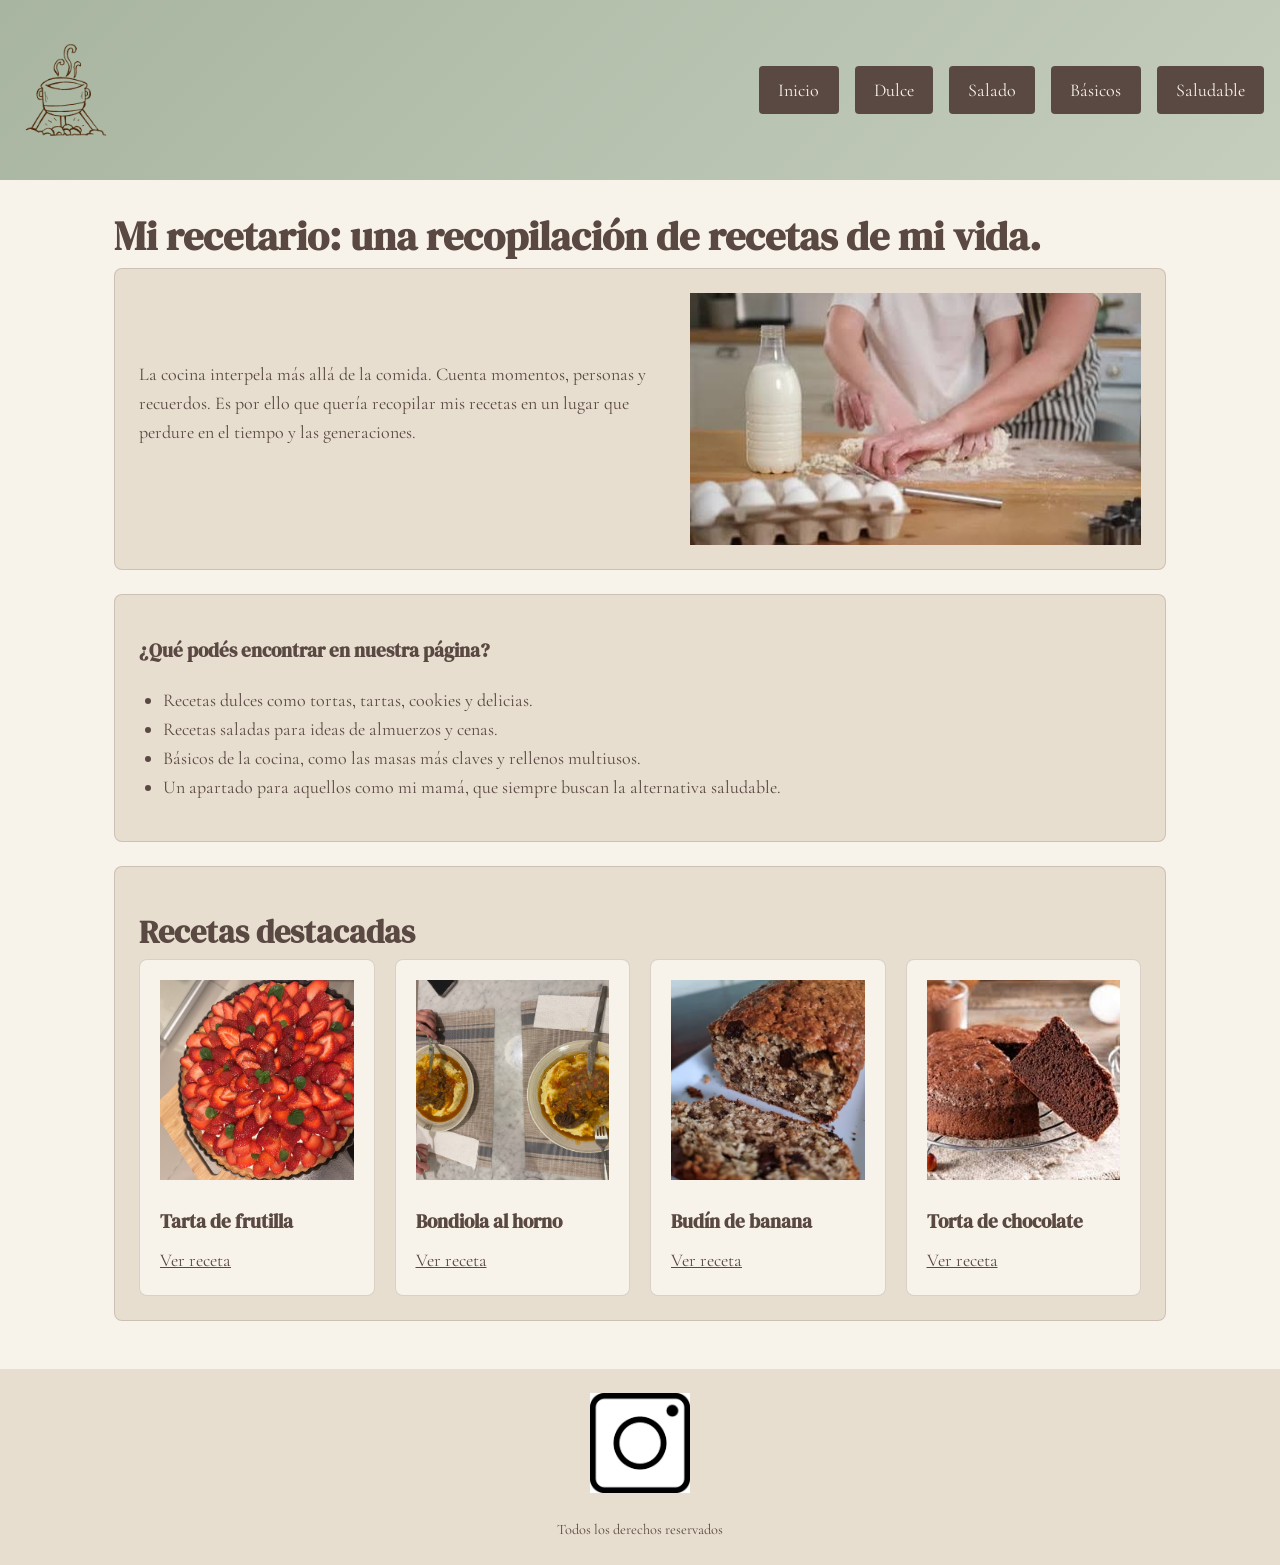
<file: index.html>
<!DOCTYPE html>
<html lang="es">

<head>
    <meta charset="UTF-8">
    <meta name="viewport" content="width=device-width, initial-scale=1.0">
    <title>Recetario | Inicio</title>
    <link rel="stylesheet" href="./styles/styles.css">
</head>

<body class="texto-general">

    <header class="encabezado-principal">

        <img
            class="foto-logo"
            src="./imagenes/logo.webp"
            alt="Logo de la página, un caldero sobre el fuego">

        <nav class="navegacion-principal">
            <ul class="lista-navegacion">
                <li><a class="btn-principal" href="#">Inicio</a></li>
                <li><a class="btn-principal" href="./pages/dulce.html">Dulce</a></li>
                <li><a class="btn-principal" href="./pages/salado.html">Salado</a></li>
                <li><a class="btn-principal" href="./pages/basicos.html">Básicos</a></li>
                <li><a class="btn-principal" href="./pages/saludable.html">Saludable</a></li>
            </ul>
        </nav>

    </header>

    <main class="contenido-principal">

        <h1 class="titulo-principal">
            Mi recetario: una recopilación de recetas de mi vida.
        </h1>

        <section class="seccion-presentacion">

            <article class="articulo-presentacion">
                <p class="parrafo-receta">
                    La cocina interpela más allá de la comida. Cuenta momentos,
                    personas y recuerdos. Es por ello que quería recopilar mis
                    recetas en un lugar que perdure en el tiempo y las generaciones.
                </p>
            </article>

            <img
                class="imagen-presentacion"
                src="./imagenes/familia-cocina.jpg"
                alt="Imagen de un adulto y un niño cocinando juntos">

        </section>


        <section class="seccion-informativa">

            <h2 class="subtitulo-receta">
                ¿Qué podés encontrar en nuestra página?
            </h2>

            <article class="articulo-informativo">
                <ul class="lista-categorias">
                    <li>Recetas dulces como tortas, tartas, cookies y delicias.</li>
                    <li>Recetas saladas para ideas de almuerzos y cenas.</li>
                    <li>Básicos de la cocina, como las masas más claves y rellenos multiusos.</li>
                    <li>Un apartado para aquellos como mi mamá, que siempre buscan la alternativa saludable.</li>
                </ul>
            </article>

        </section>

        <section class="seccion-destacadas">

            <h2 class="subtitulo-categoria">Recetas destacadas</h2>

            <div class="grilla-recetas">

                <article class="tarjeta-receta tarjeta-frutilla">
                    <img class="imagen-general foto-receta"
                        src="./imagenes/tarta_fr_1.JPG"
                        alt="Tarta de frutilla">

                    <h3 class="subtitulo-receta">Tarta de frutilla</h3>

                    <a class="enlace-receta" href="./pages/dulce.html#tarta-frutilla">
                        Ver receta
                    </a>
                </article>

                <article class="tarjeta-receta tarjeta-bondiola">
                    <img class="imagen-general foto-receta"
                        src="./imagenes/bondiola.JPG"
                        alt="Bondiola al horno">

                    <h3 class="subtitulo-receta">Bondiola al horno</h3>

                    <a class="enlace-receta" href="./pages/salado.html#bondiola">
                        Ver receta
                    </a>
                </article>

                <article class="tarjeta-receta tarjeta-budin">
                    <img class="imagen-general foto-receta"
                        src="./imagenes/budin_banana.jpg"
                        alt="Budín de banana">

                    <h3 class="subtitulo-receta">Budín de banana</h3>

                    <a class="enlace-receta" href="./pages/saludable.html#budin-banana">
                        Ver receta
                    </a>
                </article>

                <article class="tarjeta-receta tarjeta-chocolate">
                    <img class="imagen-general foto-receta"
                        src="./imagenes/torta_ch.jpg"
                        alt="Torta de chocolate">

                    <h3 class="subtitulo-receta">Torta de chocolate</h3>

                    <a class="enlace-receta" href="./pages/dulce.html#torta-chocolate">
                        Ver receta
                    </a>
                </article>

            </div>

        </section>

    </main>

    <footer class="pie-pagina">

        <ul class="lista-redes">
            <li> <a href="https://www.instagram.com/maggiealmiron_?utm_source=ig_web_button_share_sheet&stkn=ZDNlZDc0MzIxNw=="
                target="_blank"
                rel="noopener noreferrer">
                 <img class="foto-logo" src="./imagenes/instagram.png" alt="Logo de Instagram">
                </a>
            </li>
        </ul>

        <p class="texto-pie">Todos los derechos reservados</p>

    </footer>

</body>
</html>
</file>
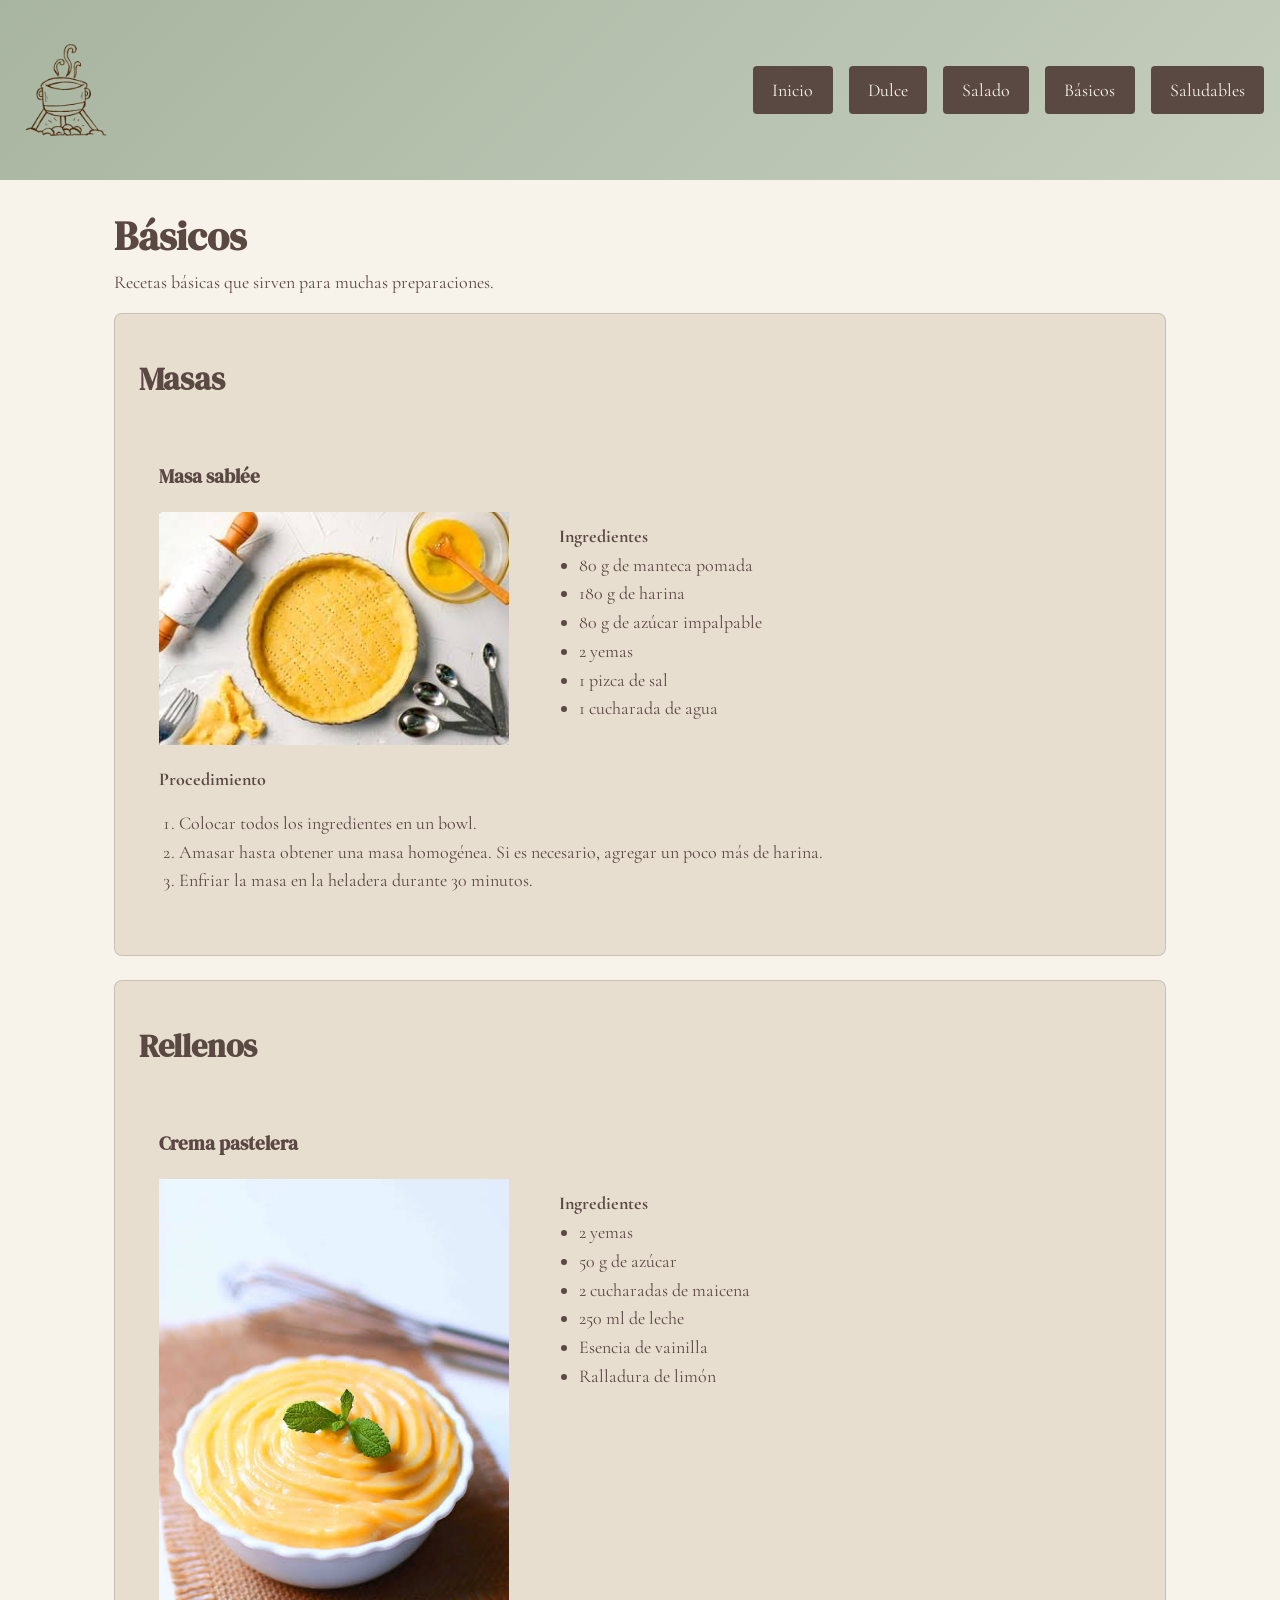
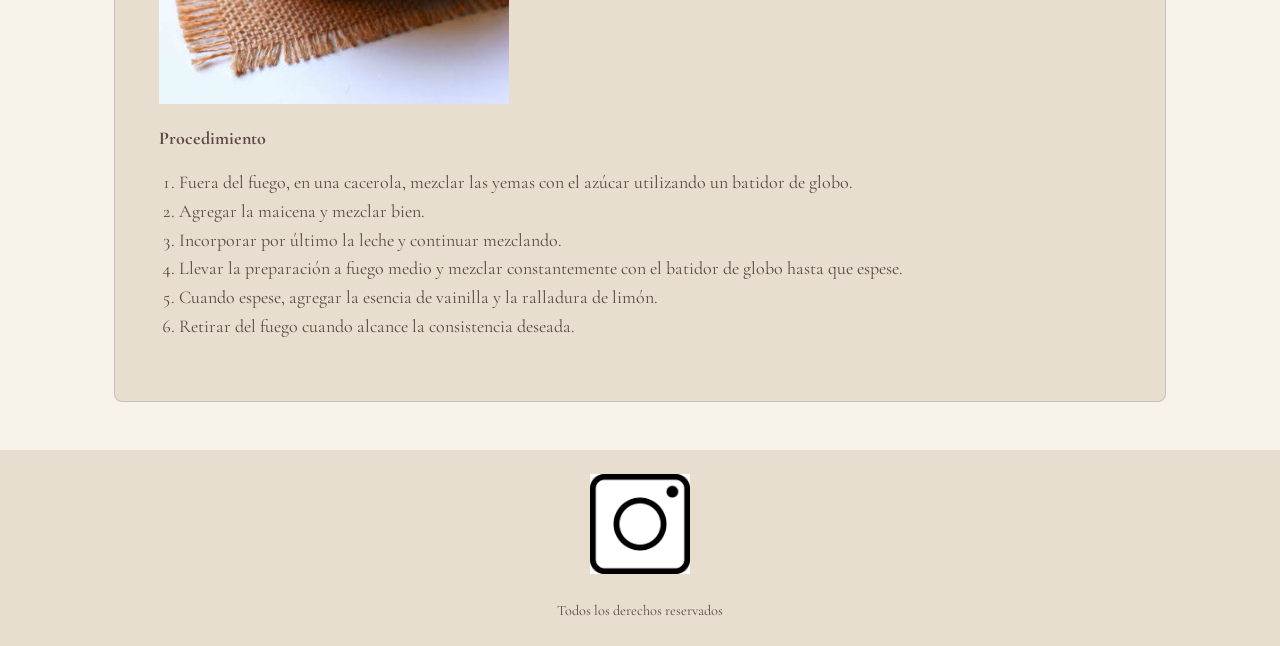
<file: pages/basicos.html>
<!DOCTYPE html>
<html lang="es">

<head>
    <meta charset="UTF-8">
    <meta name="viewport" content="width=device-width, initial-scale=1.0">
    <title>Recetario | Básicos</title>
    <link rel="stylesheet" href="../styles/styles.css">
</head>

<body class="texto-general">

    <header class="encabezado-principal">
        <img class="foto-logo" src="../imagenes/logo.webp" alt="Logo de la página, un caldero sobre el fuego">

        <nav class="navegacion-principal">
            <ul class="lista-navegacion">
                <li><a class="btn-principal" href="../index.html">Inicio</a></li>
                <li><a class="btn-principal" href="dulce.html">Dulce</a></li>
                <li><a class="btn-principal" href="salado.html">Salado</a></li>
                <li><a class="btn-principal" href="#">Básicos</a></li>
                <li><a class="btn-principal" href="saludable.html">Saludables</a></li>
            </ul>
        </nav>
    </header>

    <main class="contenido-principal">

        <h1 class="titulo-principal">Básicos</h1>
        <p class="parrafo-receta">
            Recetas básicas que sirven para muchas preparaciones.
        </p>

        <!-- CATEGORÍA: MASAS -->
        <section class="seccion-receta">

            <h2 class="subtitulo-categoria">Masas</h2>

            <!-- RECETA: MASA SABLÉE -->
            <article class="articulo-informativo articulo-basicos">

                <h3 class="subtitulo-receta" id="masa-sablee">
                    Masa sablée
                </h3>

                <div class="contenedor-ingredientes">

                    <img
                        class="foto-receta imagen-general"
                        src="../imagenes/masa_sablee.jpg"
                        alt="Foto de una tartera con masa sablée estirada por encima.">

                    <div class="lista-ingredientes">

                        <h4>Ingredientes</h4>

                        <ul>
                            <li>80 g de manteca pomada</li>
                            <li>180 g de harina</li>
                            <li>80 g de azúcar impalpable</li>
                            <li>2 yemas</li>
                            <li>1 pizca de sal</li>
                            <li>1 cucharada de agua</li>
                        </ul>

                    </div>

                </div>

                <div class="contenedor-procedimiento">

                    <h4>Procedimiento</h4>

                    <ol>
                        <li>Colocar todos los ingredientes en un bowl.</li>
                        <li>Amasar hasta obtener una masa homogénea. Si es necesario, agregar un poco más de harina.</li>
                        <li>Enfriar la masa en la heladera durante 30 minutos.</li>
                    </ol>

                </div>

            </article>

        </section>

        <!-- CATEGORÍA: RELLENOS -->
        <section class="seccion-receta">

            <h2 class="subtitulo-categoria">Rellenos</h2>

            <!-- RECETA: CREMA PASTELERA -->
            <article class="articulo-informativo articulo-basicos">

                <h3 class="subtitulo-receta" id="crema-pastelera">
                    Crema pastelera
                </h3>

                <div class="contenedor-ingredientes">

                    <img
                        class="foto-receta imagen-general"
                        src="../imagenes/pastelera.jpg"
                        alt="Foto de un bowl con crema pastelera.">

                    <div class="lista-ingredientes">

                        <h4>Ingredientes</h4>

                        <ul>
                            <li>2 yemas</li>
                            <li>50 g de azúcar</li>
                            <li>2 cucharadas de maicena</li>
                            <li>250 ml de leche</li>
                            <li>Esencia de vainilla</li>
                            <li>Ralladura de limón</li>
                        </ul>

                    </div>

                </div>

                <div class="contenedor-procedimiento">

                    <h4>Procedimiento</h4>

                    <ol>
                        <li>Fuera del fuego, en una cacerola, mezclar las yemas con el azúcar utilizando un batidor de globo.</li>
                        <li>Agregar la maicena y mezclar bien.</li>
                        <li>Incorporar por último la leche y continuar mezclando.</li>
                        <li>Llevar la preparación a fuego medio y mezclar constantemente con el batidor de globo hasta que espese.</li>
                        <li>Cuando espese, agregar la esencia de vainilla y la ralladura de limón.</li>
                        <li>Retirar del fuego cuando alcance la consistencia deseada.</li>
                    </ol>

                </div>

            </article>

        </section>

    </main>

    <footer class="pie-pagina">

        <ul class="lista-redes">
            <li>
                <a
                    href="https://www.instagram.com/maggiealmiron_?utm_source=ig_web_button_share_sheet&amp;stkn=ZDNlZDc0MzIxNw=="
                    target="_blank"
                    rel="noopener noreferrer">

                    <img
                        class="foto-logo"
                        src="../imagenes/instagram.png"
                        alt="Logo de Instagram">

                </a>
            </li>
        </ul>

        <p class="texto-pie">Todos los derechos reservados</p>

    </footer>

</body>
</html>
</file>
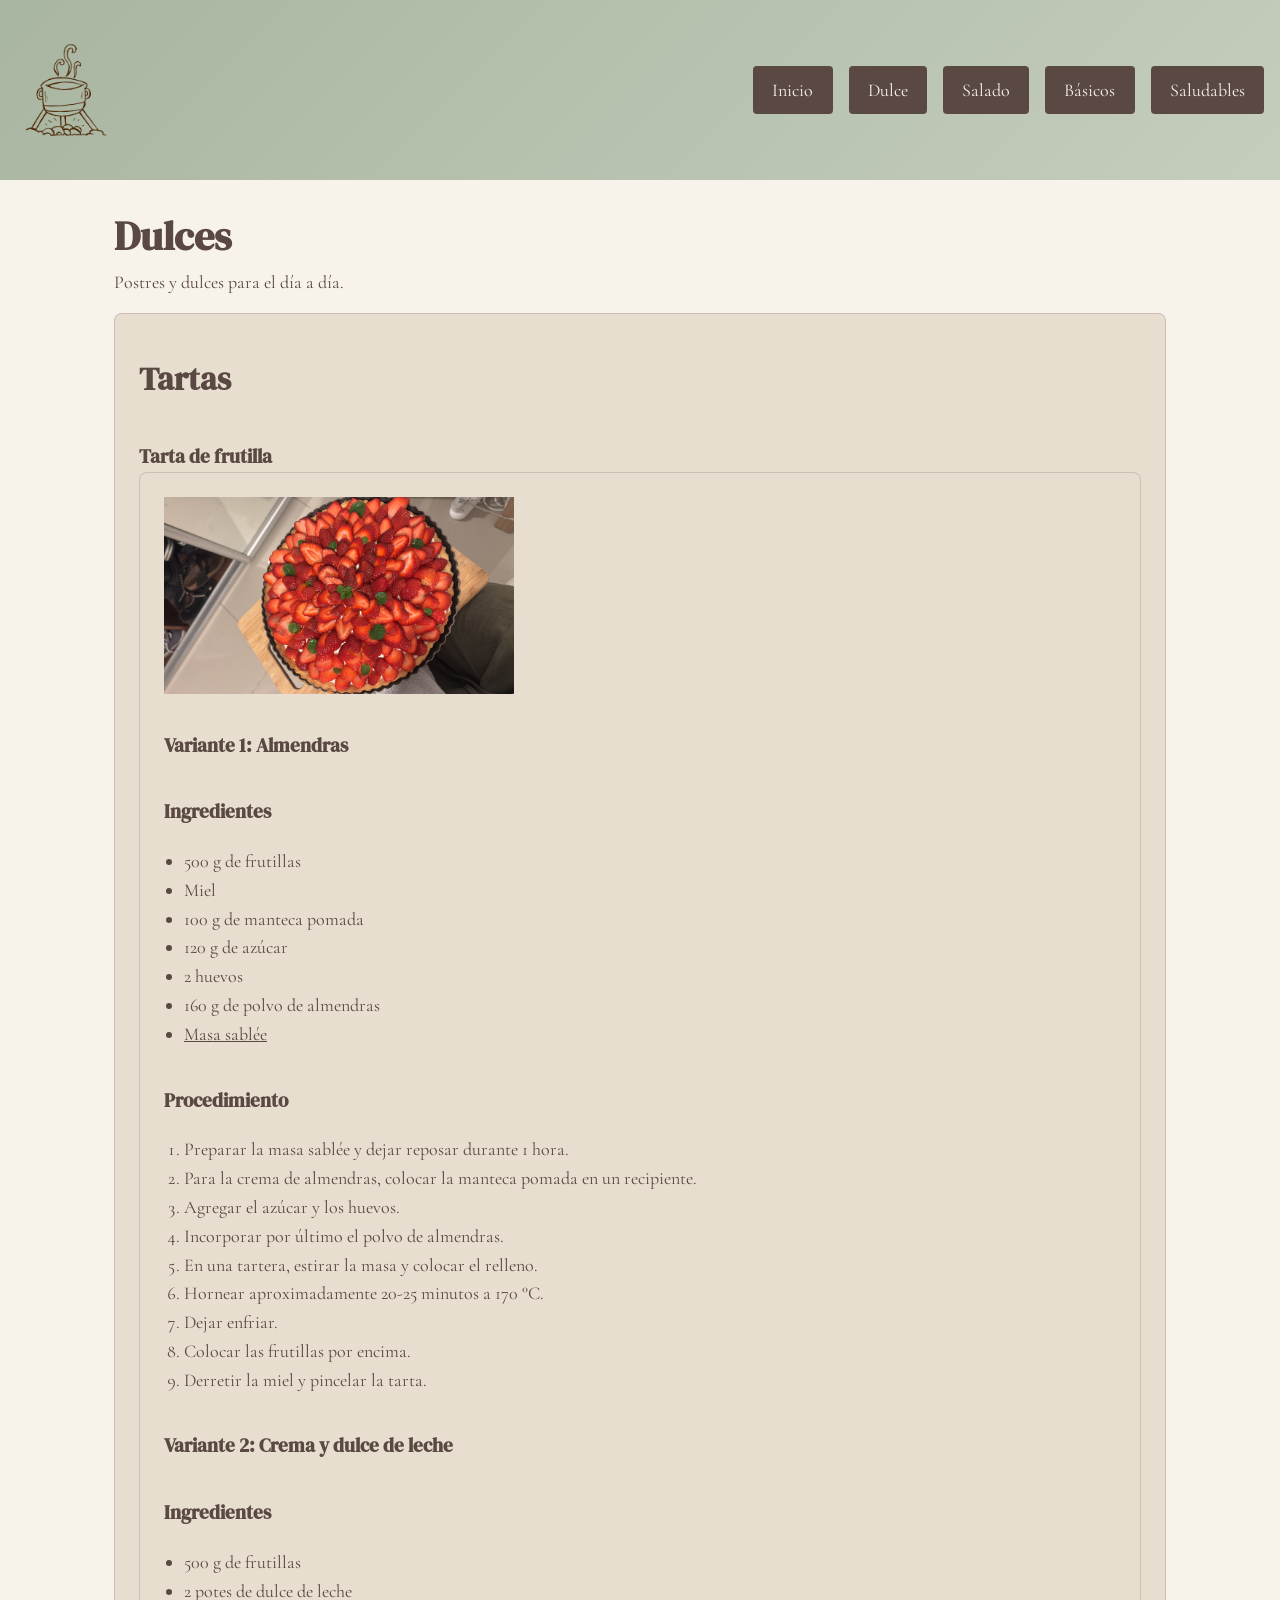
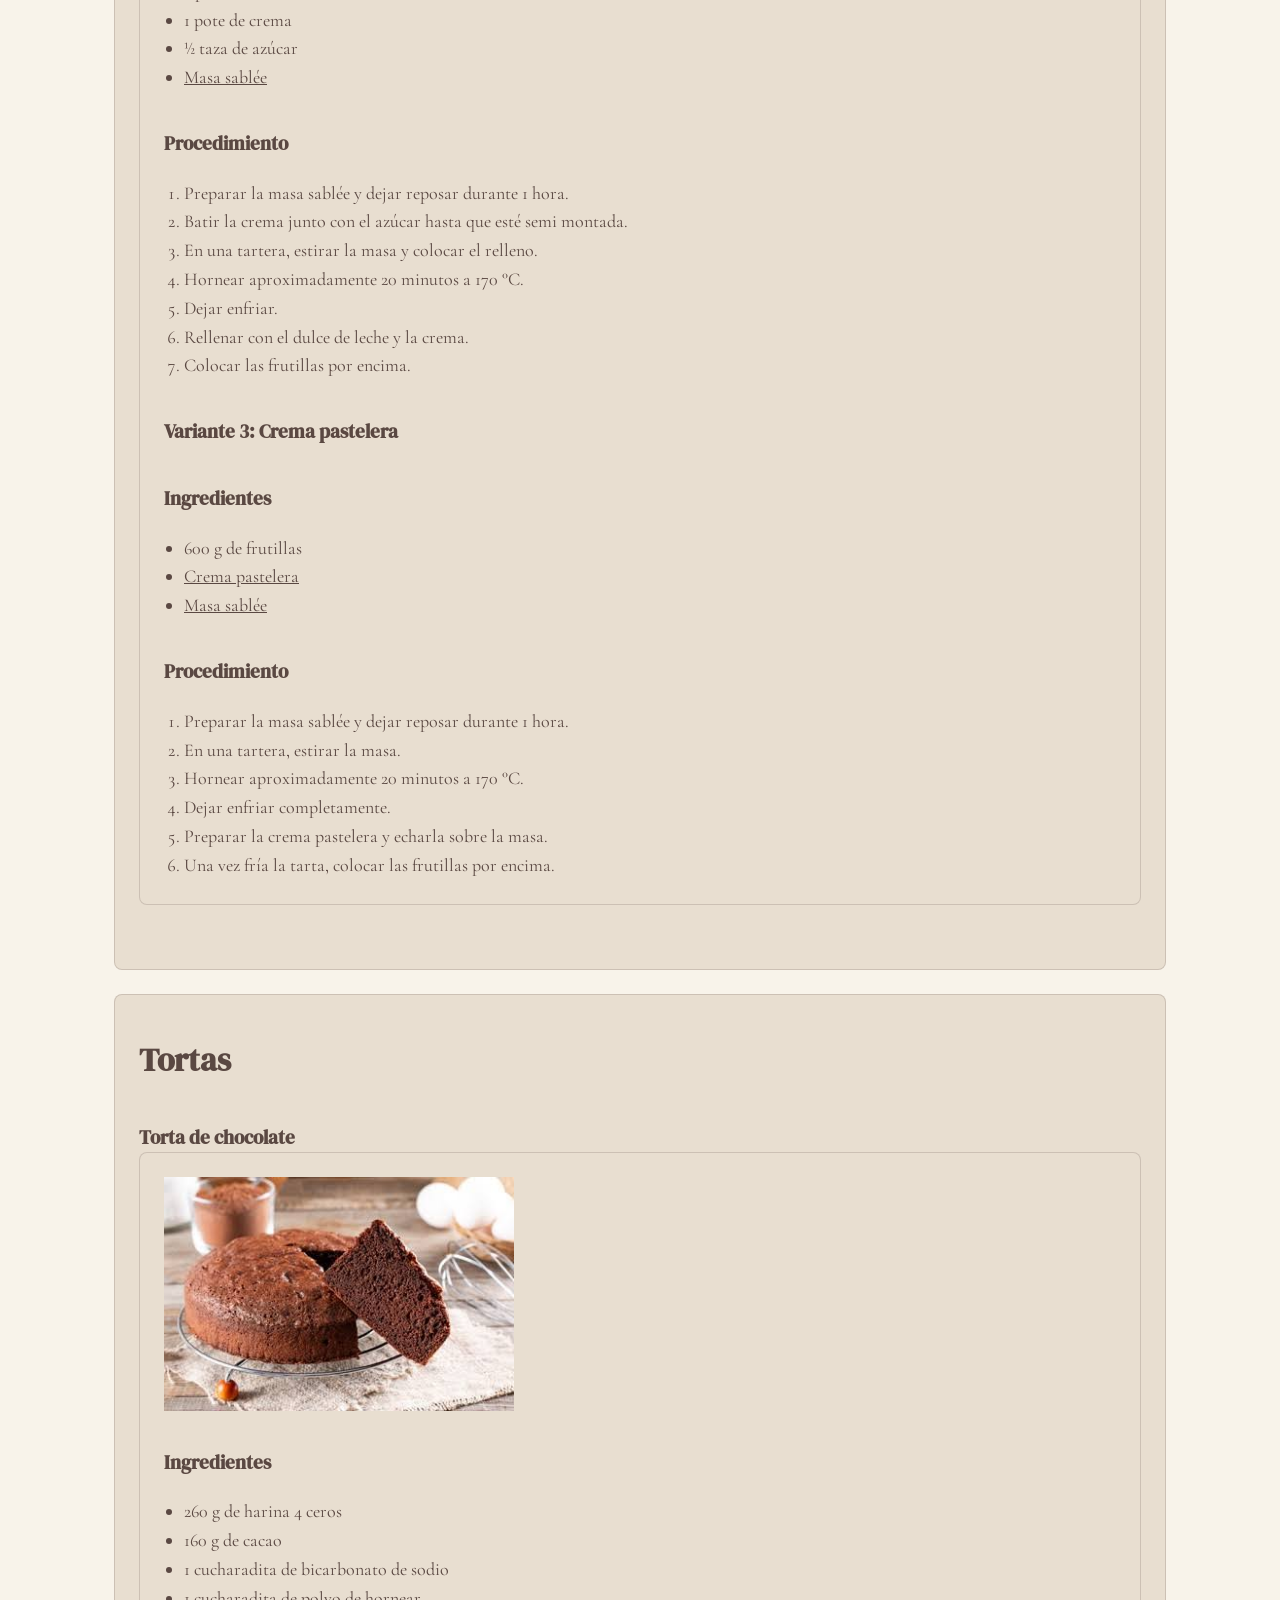
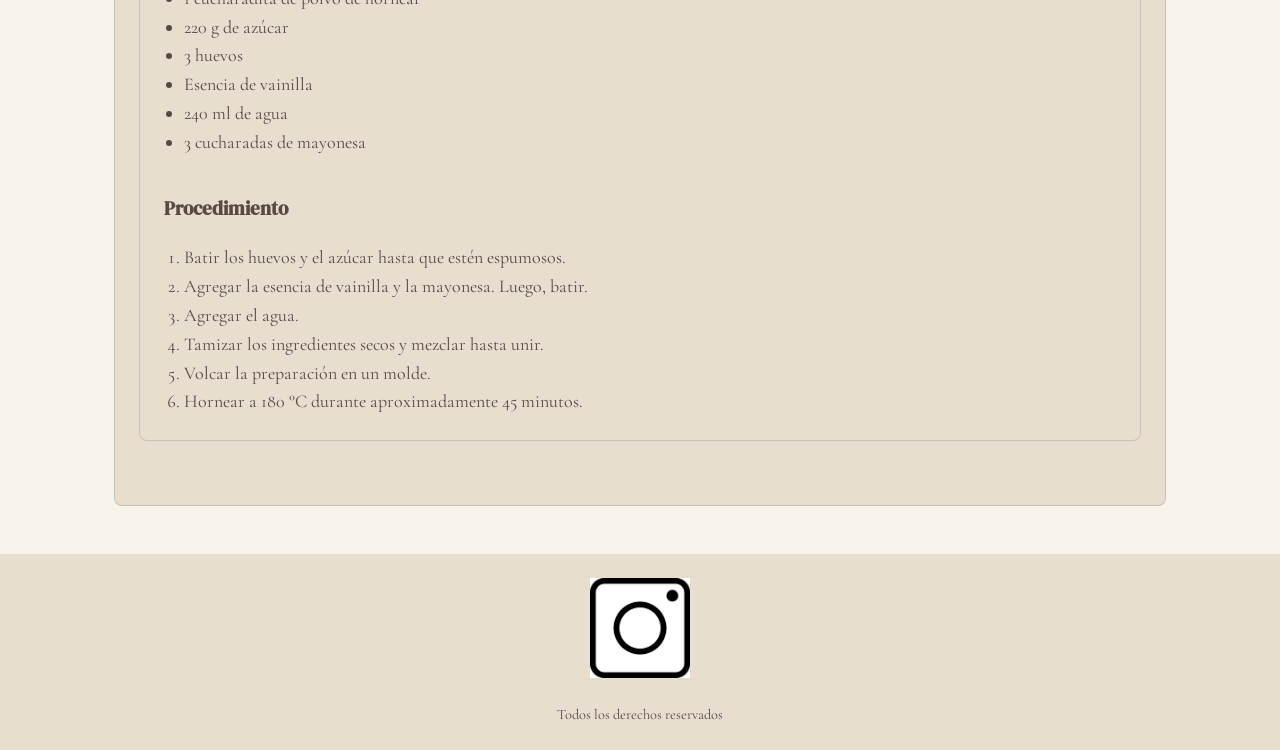
<file: pages/dulce.html>
<!DOCTYPE html>
<html lang="es">
<head>
    <meta charset="UTF-8">
    <meta name="viewport" content="width=device-width, initial-scale=1.0">
    <title>Recetario | Dulce</title>
    <link rel="stylesheet" href="../styles/styles.css">
</head>

<body class="texto-general">
    <header class="encabezado-principal">
        <img class="foto-logo" src="../imagenes/logo.webp" alt="Logo de la página, un caldero sobre el fuego">

        <nav class="navegacion-principal">
            <ul class="lista-navegacion">
                <li><a class="btn-principal" href="../index.html">Inicio</a></li>
                <li><a class="btn-principal" href="#">Dulce</a></li>
                <li><a class="btn-principal" href="salado.html">Salado</a></li>
                <li><a class="btn-principal" href="basicos.html">Básicos</a></li>
                <li><a class="btn-principal" href="saludable.html">Saludables</a></li>
            </ul>
        </nav>
    </header>

    <main class="contenido-principal">
        <h1 class="titulo-principal">Dulces</h1>
        <p class="parrafo-receta">Postres y dulces para el día a día.</p>

        <section class="seccion-receta">
            <h2 class="subtitulo-categoria">Tartas</h2>

            <article class="articulo-informativo">
                <h3 class="subtitulo-receta" id="tarta-frutilla">Tarta de frutilla</h3>

                <section class="seccion-receta">
                    <img class="foto-receta imagen-general" src="../imagenes/tarta_fr_1.JPG" alt="Foto de una tarta de frutilla">

                    <h4 class="subtitulo-receta">Variante 1: Almendras</h4>
                    <h5 class="subtitulo-receta">Ingredientes</h5>
                    <ul>
                        <li>500 g de frutillas</li>
                        <li>Miel</li>
                        <li>100 g de manteca pomada</li>
                        <li>120 g de azúcar</li>
                        <li>2 huevos</li>
                        <li>160 g de polvo de almendras</li>
                        <li><a class="enlace-receta" href="basicos.html#masa-sablee">Masa sablée</a></li>
                    </ul>

                    <h4 class="subtitulo-receta">Procedimiento</h4>
                    <ol>
                        <li>Preparar la masa sablée y dejar reposar durante 1 hora.</li>
                        <li>Para la crema de almendras, colocar la manteca pomada en un recipiente.</li>
                        <li>Agregar el azúcar y los huevos.</li>
                        <li>Incorporar por último el polvo de almendras.</li>
                        <li>En una tartera, estirar la masa y colocar el relleno.</li>
                        <li>Hornear aproximadamente 20-25 minutos a 170 °C.</li>
                        <li>Dejar enfriar.</li>
                        <li>Colocar las frutillas por encima.</li>
                        <li>Derretir la miel y pincelar la tarta.</li>
                    </ol>

                    <h4 class="subtitulo-receta">Variante 2: Crema y dulce de leche</h4>
                    <h5 class="subtitulo-receta">Ingredientes</h5>
                    <ul>
                        <li>500 g de frutillas</li>
                        <li>2 potes de dulce de leche</li>
                        <li>1 pote de crema</li>
                        <li>½ taza de azúcar</li>
                        <li><a class="enlace-receta" href="basicos.html#masa-sablee">Masa sablée</a></li>
                    </ul>

                    <h4 class="subtitulo-receta">Procedimiento</h4>
                    <ol>
                        <li>Preparar la masa sablée y dejar reposar durante 1 hora.</li>
                        <li>Batir la crema junto con el azúcar hasta que esté semi montada.</li>
                        <li>En una tartera, estirar la masa y colocar el relleno.</li>
                        <li>Hornear aproximadamente 20 minutos a 170 °C.</li>
                        <li>Dejar enfriar.</li>
                        <li>Rellenar con el dulce de leche y la crema.</li>
                        <li>Colocar las frutillas por encima.</li>
                    </ol>

                    <h4 class="subtitulo-receta">Variante 3: Crema pastelera</h4>
                    <h5 class="subtitulo-receta">Ingredientes</h5>
                    <ul>
                        <li>600 g de frutillas</li>
                        <li><a class="enlace-receta" href="basicos.html#crema-pastelera">Crema pastelera</a></li>
                        <li><a class="enlace-receta" href="basicos.html#masa-sablee">Masa sablée</a></li>
                    </ul>

                    <h4 class="subtitulo-receta">Procedimiento</h4>
                    <ol>
                        <li>Preparar la masa sablée y dejar reposar durante 1 hora.</li>
                        <li>En una tartera, estirar la masa.</li>
                        <li>Hornear aproximadamente 20 minutos a 170 °C.</li>
                        <li>Dejar enfriar completamente.</li>
                        <li>Preparar la crema pastelera y echarla sobre la masa.</li>
                        <li>Una vez fría la tarta, colocar las frutillas por encima.</li>
                    </ol>
                </section>
            </article>
        </section>

        <section class="seccion-receta">
            <h2 class="subtitulo-categoria">Tortas</h2>

            <article class="articulo-informativo">
                <h3 class="subtitulo-receta" id="torta-chocolate">Torta de chocolate</h3>

                <section class="seccion-receta">
                    <img class="foto-receta imagen-general" src="../imagenes/torta_ch.jpg" alt="Foto de una torta de chocolate">

                    <h4 class="subtitulo-receta">Ingredientes</h4>
                    <ul>
                        <li>260 g de harina 4 ceros</li>
                        <li>160 g de cacao</li>
                        <li>1 cucharadita de bicarbonato de sodio</li>
                        <li>1 cucharadita de polvo de hornear</li>
                        <li>220 g de azúcar</li>
                        <li>3 huevos</li>
                        <li>Esencia de vainilla</li>
                        <li>240 ml de agua</li>
                        <li>3 cucharadas de mayonesa</li>
                    </ul>

                    <h4 class="subtitulo-receta">Procedimiento</h4>
                    <ol>
                        <li>Batir los huevos y el azúcar hasta que estén espumosos.</li>
                        <li>Agregar la esencia de vainilla y la mayonesa. Luego, batir.</li>
                        <li>Agregar el agua.</li>
                        <li>Tamizar los ingredientes secos y mezclar hasta unir.</li>
                        <li>Volcar la preparación en un molde.</li>
                        <li>Hornear a 180 °C durante aproximadamente 45 minutos.</li>
                    </ol>
                </section>
            </article>
        </section>
    </main>

    <footer class="pie-pagina">
        <ul class="lista-redes">
            <li>
                <a href="https://www.instagram.com/maggiealmiron_?utm_source=ig_web_button_share_sheet&stkn=ZDNlZDc0MzIxNw==" target="_blank" rel="noopener noreferrer">
                    <img class= "foto-logo" src="../imagenes/instagram.png" alt="Logo de Instagram">
                </a>
            </li>
        </ul>

        <p class="texto-pie">Todos los derechos reservados</p>
    </footer>
</body>
</html>
</file>
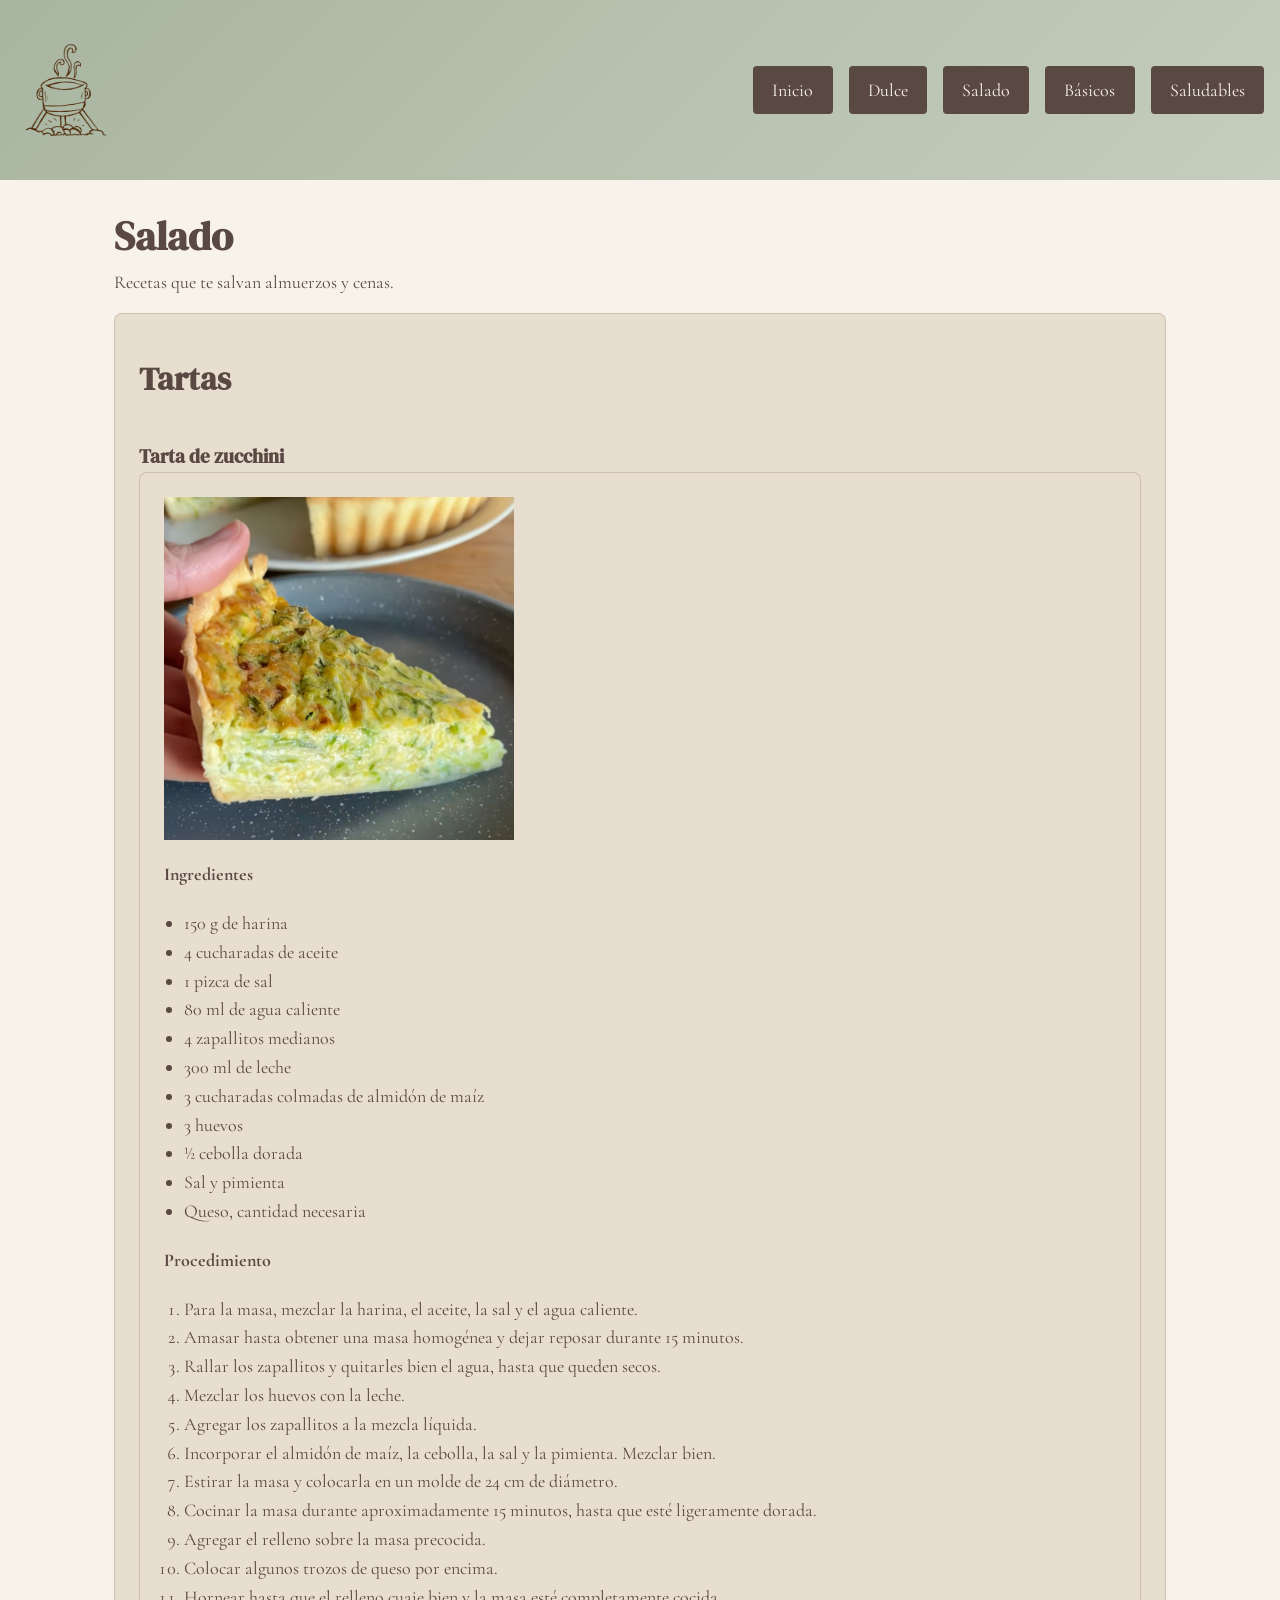
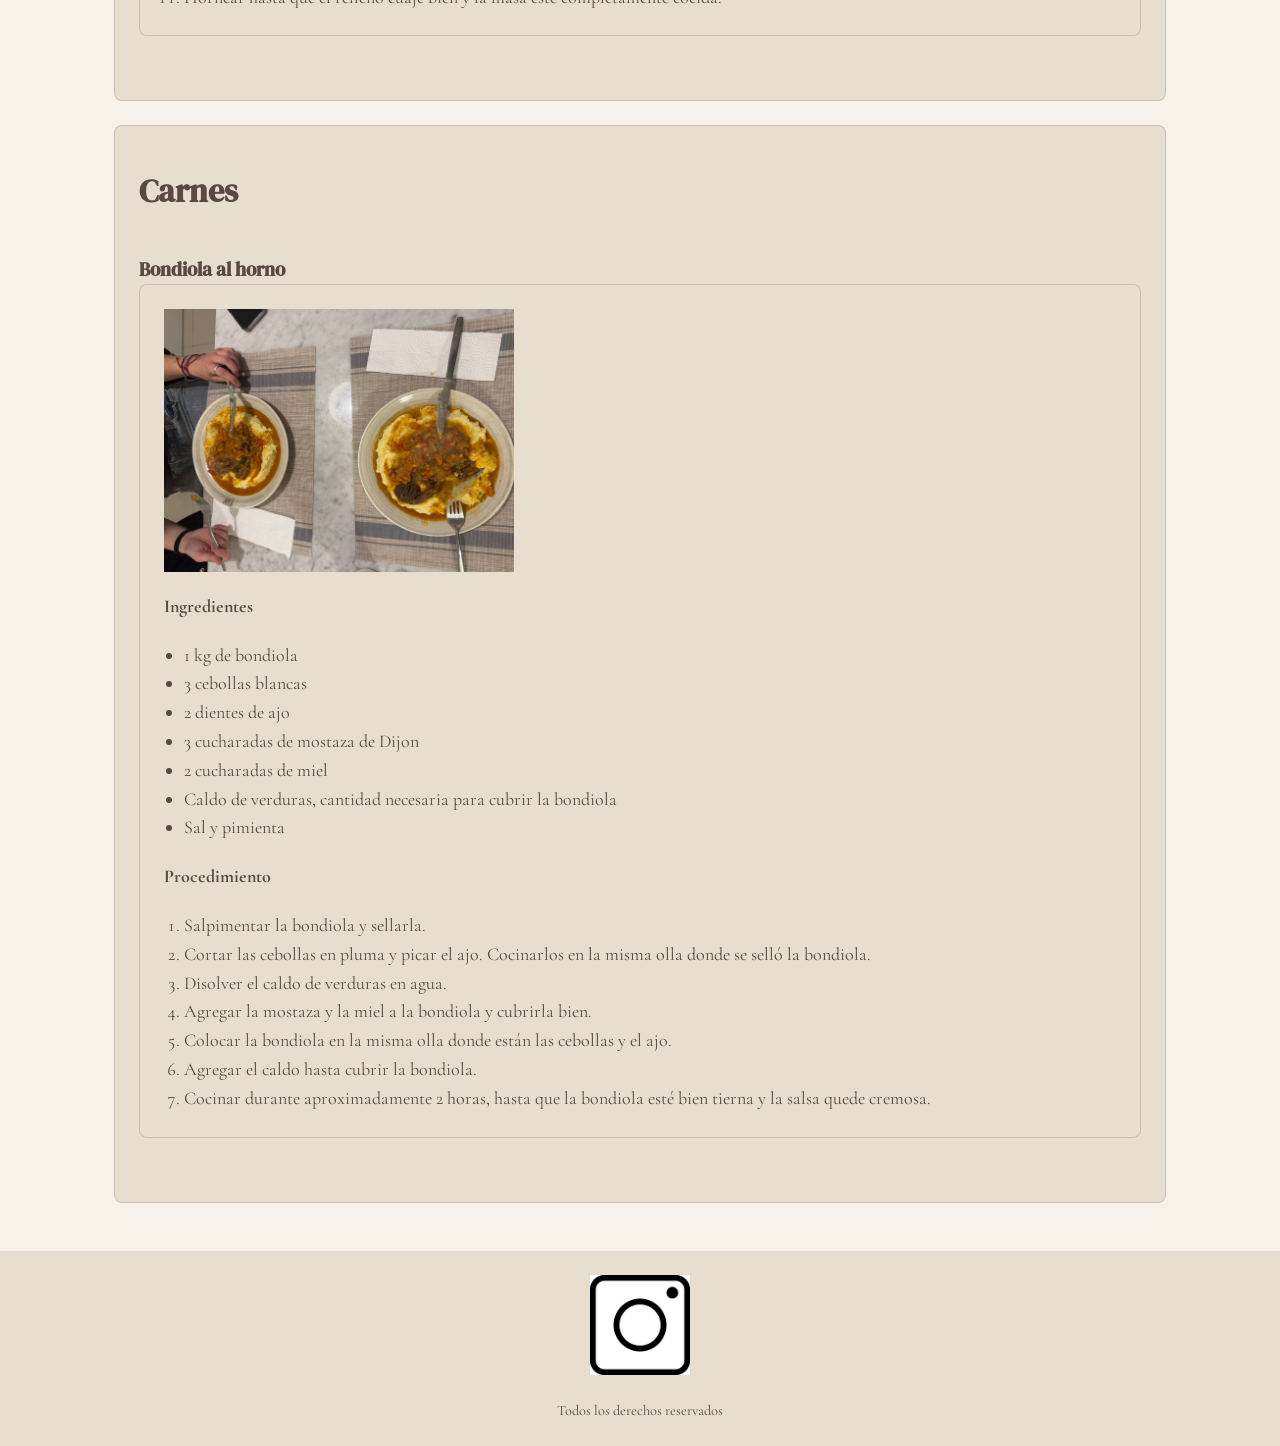
<file: pages/salado.html>
<!DOCTYPE html>
<html lang="es">
<head>
    <meta charset="UTF-8">
    <meta name="viewport" content="width=device-width, initial-scale=1.0">
    <title>Recetario | Salado</title>
    <link rel="stylesheet" href="../styles/styles.css">
</head>

<body class="texto-general">
    <header class="encabezado-principal">
        <img class="foto-logo" src="../imagenes/logo.webp" alt="Logo de la página, un caldero sobre el fuego">

        <nav class="navegacion-principal">
            <ul class="lista-navegacion">
                <li><a class="btn-principal" href="../index.html">Inicio</a></li>
                <li><a class="btn-principal" href="dulce.html">Dulce</a></li>
                <li><a class="btn-principal" href="#">Salado</a></li>
                <li><a class="btn-principal" href="basicos.html">Básicos</a></li>
                <li><a class="btn-principal" href="saludable.html">Saludables</a></li>
            </ul>
        </nav>
    </header>

    <main class="contenido-principal">
        <h1 class="titulo-principal">Salado</h1>
        <p class="parrafo-receta">Recetas que te salvan almuerzos y cenas.</p>

        <section class="seccion-receta">
            <h2 class="subtitulo-categoria">Tartas</h2>

            <article class="articulo-informativo">
                <h3 class="subtitulo-receta">Tarta de zucchini</h3>

                <section class="seccion-receta">
                    <img class="foto-receta imagen-general" src="../imagenes/tarta-zuchini.png" alt="Foto de una tarta de zucchini">

                    <h4>Ingredientes</h4>
                    <ul>
                        <li>150 g de harina</li>
                        <li>4 cucharadas de aceite</li>
                        <li>1 pizca de sal</li>
                        <li>80 ml de agua caliente</li>
                        <li>4 zapallitos medianos</li>
                        <li>300 ml de leche</li>
                        <li>3 cucharadas colmadas de almidón de maíz</li>
                        <li>3 huevos</li>
                        <li>½ cebolla dorada</li>
                        <li>Sal y pimienta</li>
                        <li>Queso, cantidad necesaria</li>
                    </ul>

                    <h4>Procedimiento</h4>
                    <ol>
                        <li>Para la masa, mezclar la harina, el aceite, la sal y el agua caliente.</li>
                        <li>Amasar hasta obtener una masa homogénea y dejar reposar durante 15 minutos.</li>
                        <li>Rallar los zapallitos y quitarles bien el agua, hasta que queden secos.</li>
                        <li>Mezclar los huevos con la leche.</li>
                        <li>Agregar los zapallitos a la mezcla líquida.</li>
                        <li>Incorporar el almidón de maíz, la cebolla, la sal y la pimienta. Mezclar bien.</li>
                        <li>Estirar la masa y colocarla en un molde de 24 cm de diámetro.</li>
                        <li>Cocinar la masa durante aproximadamente 15 minutos, hasta que esté ligeramente dorada.</li>
                        <li>Agregar el relleno sobre la masa precocida.</li>
                        <li>Colocar algunos trozos de queso por encima.</li>
                        <li>Hornear hasta que el relleno cuaje bien y la masa esté completamente cocida.</li>
                    </ol>
                </section>
            </article>
        </section>

        <section class="seccion-receta">
            <h2 class="subtitulo-categoria">Carnes</h2>

            <article class="articulo-informativo">
                <h3 class="subtitulo-receta" id="bondiola">Bondiola al horno</h3>

                <section class="seccion-receta">
                    <img class="foto-receta imagen-general" src="../imagenes/bondiola.JPG" alt="Foto de unos platos con bondiola sobre un puré de papas">

                    <h4>Ingredientes</h4>
                    <ul>
                        <li>1 kg de bondiola</li>
                        <li>3 cebollas blancas</li>
                        <li>2 dientes de ajo</li>
                        <li>3 cucharadas de mostaza de Dijon</li>
                        <li>2 cucharadas de miel</li>
                        <li>Caldo de verduras, cantidad necesaria para cubrir la bondiola</li>
                        <li>Sal y pimienta</li>
                    </ul>

                    <h4>Procedimiento</h4>
                    <ol>
                        <li>Salpimentar la bondiola y sellarla.</li>
                        <li>Cortar las cebollas en pluma y picar el ajo. Cocinarlos en la misma olla donde se selló la bondiola.</li>
                        <li>Disolver el caldo de verduras en agua.</li>
                        <li>Agregar la mostaza y la miel a la bondiola y cubrirla bien.</li>
                        <li>Colocar la bondiola en la misma olla donde están las cebollas y el ajo.</li>
                        <li>Agregar el caldo hasta cubrir la bondiola.</li>
                        <li>Cocinar durante aproximadamente 2 horas, hasta que la bondiola esté bien tierna y la salsa quede cremosa.</li>
                    </ol>
                </section>
            </article>
        </section>
    </main>

   <footer class="pie-pagina">
        <ul class="lista-redes">
            <li>
                <a href="https://www.instagram.com/maggiealmiron_?utm_source=ig_web_button_share_sheet&stkn=ZDNlZDc0MzIxNw==" target="_blank" rel="noopener noreferrer">
                    <img class= "foto-logo" src="../imagenes/instagram.png" alt="Logo de Instagram">
                </a>
            </li>
        </ul>

        <p class="texto-pie">Todos los derechos reservados</p>
    </footer>
</body>
</html>
</file>
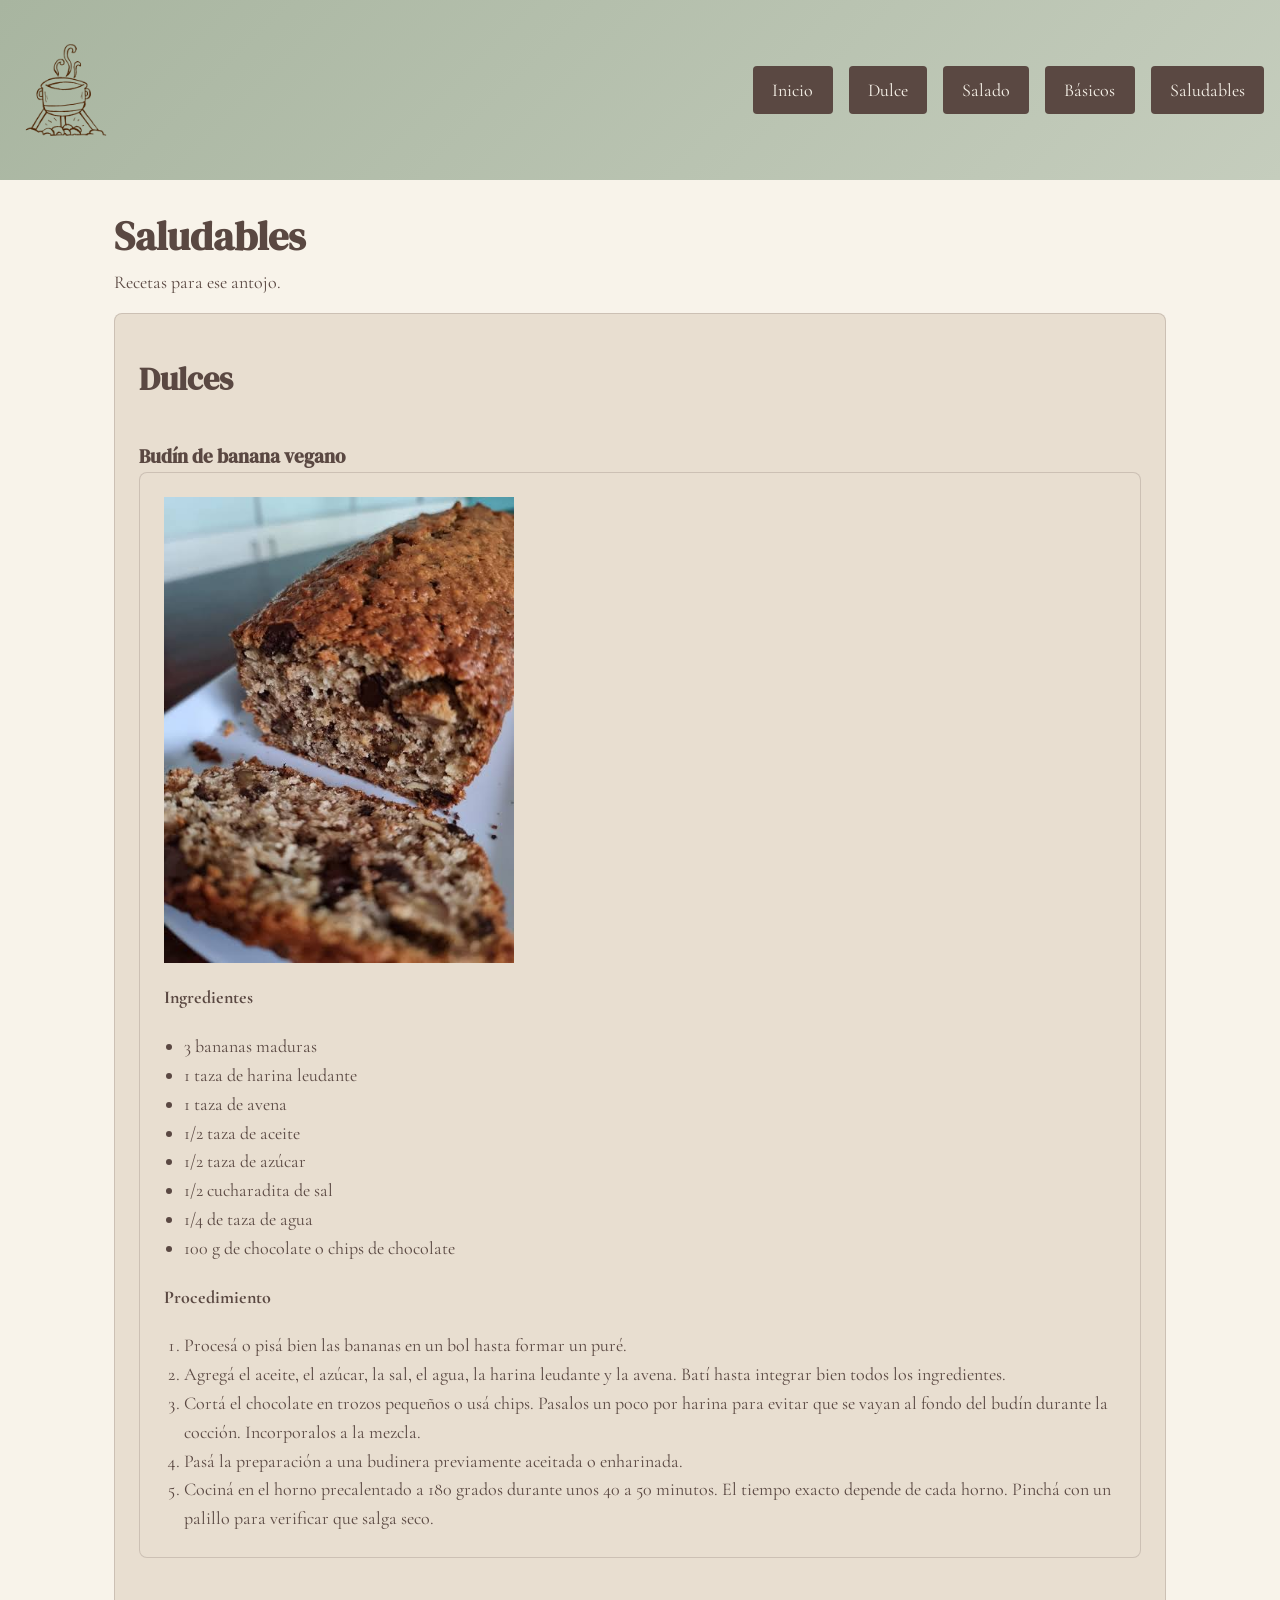
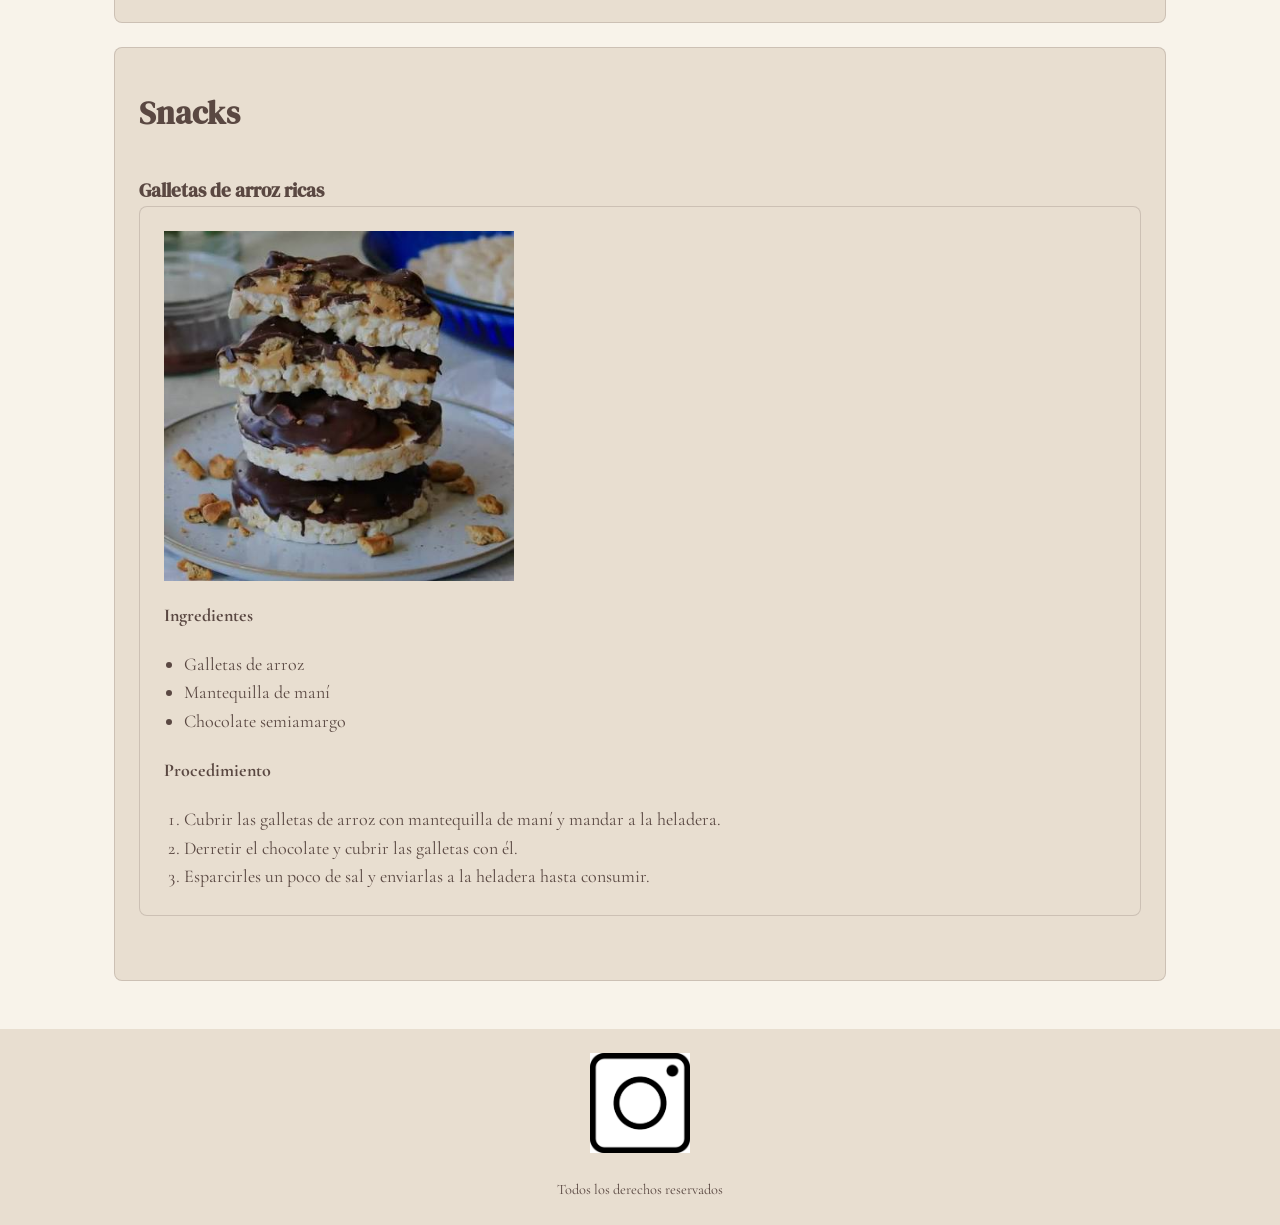
<file: pages/saludable.html>
<!DOCTYPE html>
<html lang="es">
<head>
    <meta charset="UTF-8">
    <meta name="viewport" content="width=device-width, initial-scale=1.0">
    <title>Recetario | Saludables</title>
    <link rel="stylesheet" href="../styles/styles.css">
</head>

<body class="texto-general">
    <header class="encabezado-principal">
        <img class="foto-logo" src="../imagenes/logo.webp" alt="Logo de la página, un caldero sobre el fuego">

        <nav class="navegacion-principal">
            <ul class="lista-navegacion">
                <li><a class="btn-principal" href="../index.html">Inicio</a></li>
                <li><a class="btn-principal" href="dulce.html">Dulce</a></li>
                <li><a class="btn-principal" href="salado.html">Salado</a></li>
                <li><a class="btn-principal" href="basicos.html">Básicos</a></li>
                <li><a class="btn-principal" href="#">Saludables</a></li>
            </ul>
        </nav>
    </header>

    <main class="contenido-principal">
        <h1 class="titulo-principal">Saludables</h1>
        <p class="parrafo-receta">Recetas para ese antojo.</p>

        <section class="seccion-receta">
            <h2 class="subtitulo-categoria">Dulces</h2>

            <article class="articulo-informativo">
                <h3 class="subtitulo-receta" id="budin-banana">Budín de banana vegano</h3>

                <section class="seccion-receta">
                    <img class="foto-receta imagen-general" src="../imagenes/budin_banana.jpg" alt="Foto de un budín de banana.">

                    <h4>Ingredientes</h4>
                    <ul>
                        <li>3 bananas maduras</li>
                        <li>1 taza de harina leudante</li>
                        <li>1 taza de avena</li>
                        <li>1/2 taza de aceite</li>
                        <li>1/2 taza de azúcar</li>
                        <li>1/2 cucharadita de sal</li>
                        <li>1/4 de taza de agua</li>
                        <li>100 g de chocolate o chips de chocolate</li>
                    </ul>

                    <h4>Procedimiento</h4>
                    <ol>
                        <li>Procesá o pisá bien las bananas en un bol hasta formar un puré.</li>
                        <li>Agregá el aceite, el azúcar, la sal, el agua, la harina leudante y la avena. Batí hasta integrar bien todos los ingredientes.</li>
                        <li>Cortá el chocolate en trozos pequeños o usá chips. Pasalos un poco por harina para evitar que se vayan al fondo del budín durante la cocción. Incorporalos a la mezcla.</li>
                        <li>Pasá la preparación a una budinera previamente aceitada o enharinada.</li>
                        <li>Cociná en el horno precalentado a 180 grados durante unos 40 a 50 minutos. El tiempo exacto depende de cada horno. Pinchá con un palillo para verificar que salga seco.</li>
                    </ol>
                </section>
            </article>
        </section>

        <section class="seccion-receta">
            <h2 class="subtitulo-categoria">Snacks</h2>

            <article class="articulo-informativo">
                <h3 class="subtitulo-receta">Galletas de arroz ricas</h3>

                <section class="seccion-receta">
                    <img class="foto-receta imagen-general" src="../imagenes/galletas_arroz.jpg" alt="Foto de una pila de galletas de arroz con mantequilla de maní y chocolate.">

                    <h4>Ingredientes</h4>
                    <ul>
                        <li>Galletas de arroz</li>
                        <li>Mantequilla de maní</li>
                        <li>Chocolate semiamargo</li>
                    </ul>

                    <h4>Procedimiento</h4>
                    <ol>
                        <li>Cubrir las galletas de arroz con mantequilla de maní y mandar a la heladera.</li>
                        <li>Derretir el chocolate y cubrir las galletas con él.</li>
                        <li>Esparcirles un poco de sal y enviarlas a la heladera hasta consumir.</li>
                    </ol>
                </section>
            </article>
        </section>
    </main>

   <footer class="pie-pagina">
        <ul class="lista-redes">
            <li>
                <a href="https://www.instagram.com/maggiealmiron_?utm_source=ig_web_button_share_sheet&stkn=ZDNlZDc0MzIxNw==" target="_blank" rel="noopener noreferrer">
                    <img class= "foto-logo" src="../imagenes/instagram.png" alt="Logo de Instagram">
                </a>
            </li>
        </ul>

        <p class="texto-pie">Todos los derechos reservados</p>
    </footer>
</body>
</html>
</file>
<file: styles/styles.css>
@import url('https://fonts.googleapis.com/css2?family=Cormorant+Garamond:ital,wght@0,300..700;1,300..700&family=DM+Serif+Display:ital@0;1&display=swap');


/* ==================================================
   1. CONFIGURACIÓN GENERAL
   ================================================== */

* {
    margin: 0;
    padding: 0;
    box-sizing: border-box;
}


/* ==================================================
   2. TIPOGRAFÍA
   ================================================== */

.texto-general {
    font-family: 'Cormorant Garamond', sans-serif;
    font-size: 18px;
    line-height: 1.6;
    color: #5A4842;
    background-color: #F8F3EA;
}

.titulo-principal {
    font-family: 'DM Serif Display', sans-serif;
    font-size: 2.5rem;
    line-height: 1.6;
}

.subtitulo-categoria {
    font-family: 'DM Serif Display', sans-serif;
    font-size: 2rem;
    margin-top: 1rem;
}

.subtitulo-receta {
    font-family: 'DM Serif Display', sans-serif;
    font-size: 1.2rem;
    margin-top: 1rem;
}

.parrafo-receta {
    font-weight: 400;
    margin-bottom: 1rem;
}


/* ==================================================
   3. HEADER
   ================================================== */

.encabezado-principal {
    background: linear-gradient(135deg, #A8B5A0, #C5CDBD);
    color: #5A4842;
    padding: 2.5rem 1rem;

    display: flex;
    flex-direction: column;
    justify-content: space-between;
    align-items: center;
    gap: 20px;
}


/* ==================================================
   4. NAVEGACIÓN
   ================================================== */

.navegacion-principal {
    padding: 1rem 0;
}

.lista-navegacion {
    list-style: none;
    display: flex;
    justify-content: center;
    align-items: center;
    gap: 1rem;
    flex-wrap: wrap;
}

.btn-principal {
    display: inline-block;
    background-color: #5A4842;
    color: #F8F3EA;
    padding: 0.6rem 1.2rem;
    border: none;
    border-radius: 4px;
    cursor: pointer;
    text-decoration: none;
}


/* ==================================================
   5. CONTENIDO PRINCIPAL
   ================================================== */

.contenido-principal {
    max-width: 1100px;
    margin: 0 auto;
    padding: 1.5rem;
}


/* ==================================================
   6. SECCIONES Y ARTÍCULOS
   ================================================== */

.seccion-receta,
.seccion-presentacion,
.seccion-informativa {
    background-color: #E8DED0;
    border: 1px solid rgba(90, 72, 66, 0.2);
    border-radius: 8px;
    padding: 1.5rem;
    margin-bottom: 1.5rem;
}

/* --> index */ 

.seccion-presentacion {
    display: flex;
    flex-direction: column;
    align-items: center;
    gap: 20px;
}

/* --> secciones de recetas */ 

.seccion-receta {
    display: flex;
    flex-direction: column;
    gap: 20px;
    min-width: 0;
}

.articulo-informativo {
    min-width: 0;
}

.seccion-receta ul,
.seccion-receta ol {
    padding-left: 20px;
}

/* --> info index */ 

.seccion-informativa {
    display: flex;
    flex-direction: column;
    gap: 20px;
}

/* --> articulos */ 

.articulo-presentacion,
.articulo-informativo {
    margin-bottom: 1rem;
}

.articulo-presentacion {
    width: 100%;
}

/* --> articulos de basicos */ 

.articulo-basicos {
    display: flex;
    flex-direction: column;
    gap: 20px;
    padding: 20px;
}

.lista-categorias {
    padding-left: 1.5rem;
}

/* --> ingredientes */ 

.contenedor-ingredientes {
    display: flex;
    flex-direction: column;
    align-items: stretch;
    gap: 20px;
}

.contenedor-ingredientes .foto-receta {
    width: 100%;
    max-width: 350px;
    height: auto;
}

.lista-ingredientes {
    width: 100%;
    padding: 10px 20px;
}

/* --> procedimientos */ 

.contenedor-procedimiento {
    display: flex;
    flex-direction: column;
    gap: 15px;
}


/* ==================================================
   7. RECETAS DESTACADAS - CSS GRID
   ================================================== */

.seccion-destacadas {
    background-color: #E8DED0;
    border: 1px solid rgba(90, 72, 66, 0.2);
    border-radius: 8px;
    padding: 1.5rem;
    margin-bottom: 1.5rem;
}

/* --> mobile first */ 

.grilla-recetas {
    display: grid;
    grid-template-columns: minmax(0, 1fr);

    grid-template-areas:
        "frutilla"
        "bondiola"
        "budin"
        "chocolate";

    gap: 20px;
}



.tarjeta-frutilla {
    grid-area: frutilla;
}

.tarjeta-bondiola {
    grid-area: bondiola;
}

.tarjeta-budin {
    grid-area: budin;
}

.tarjeta-chocolate {
    grid-area: chocolate;
}

/* --> tarjetas */ 

.tarjeta-receta {
    padding: 20px;
    border: 1px solid rgba(90, 72, 66, 0.2);
    border-radius: 8px;
    background-color: #F8F3EA;

    display: flex;
    flex-direction: column;
    gap: 10px;

    min-width: 0;
}

.tarjeta-receta .foto-receta {
    width: 100%;
    max-width: 100%;
    height: 200px;
    object-fit: cover;
}


/* ==================================================
   8. IMÁGENES
   ================================================== */

.imagen-general {
    max-width: 100%;
    display: block;
}

.foto-logo {
    width: 100px;
    flex-shrink: 0;
}

.foto-receta {
    width: 100%;
    max-width: 350px;
    height: auto;
    object-fit: cover;
}


.imagen-presentacion {
    width: 100%;
    max-width: 500px;
    height: auto;
}


/* ==================================================
   9. ENLACES
   ================================================== */

.enlace-receta {
    color: #5A4842;
}


/* ==================================================
   10. FOOTER
   ================================================== */

.pie-pagina {
    background-color: #E8DED0;
    color: #5A4842;
    padding: 1.5rem;
    text-align: center;
}

.lista-redes {
    list-style: none;
}

.texto-pie {
    font-size: 0.9rem;
    margin-top: 1rem;
}


/* ==================================================
   11. MEDIA QUERIES
   ================================================== */


/* TABLET: DESDE 768px */

@media (min-width: 768px) {

    .grilla-recetas {
        grid-template-columns: repeat(2, minmax(0, 1fr));

        grid-template-areas:
            "frutilla bondiola"
            "budin chocolate";
    }

    .encabezado-principal {
        gap: 30px;
    }

}


/* DESKTOP: DESDE 1024px */

@media (min-width: 1024px) {


    .grilla-recetas {
        grid-template-columns: repeat(4, minmax(0, 1fr));

        grid-template-areas:
            "frutilla bondiola budin chocolate";
    }


    .encabezado-principal {
        flex-direction: row;
        justify-content: space-between;
        align-items: center;
    }


    .seccion-presentacion {
        flex-direction: row;
        align-items: center;
    }

    .articulo-presentacion {
        flex: 1;
        min-width: 0;
    }

    .imagen-presentacion {
        width: 45%;
    }


    .contenedor-ingredientes {
        flex-direction: row;
        align-items: flex-start;
        gap: 30px;
    }

    .contenedor-ingredientes .foto-receta {
        width: 350px;
        max-width: 100%;
    }

    .lista-ingredientes {
        flex: 1;
        min-width: 0;
    }

}
</file>
